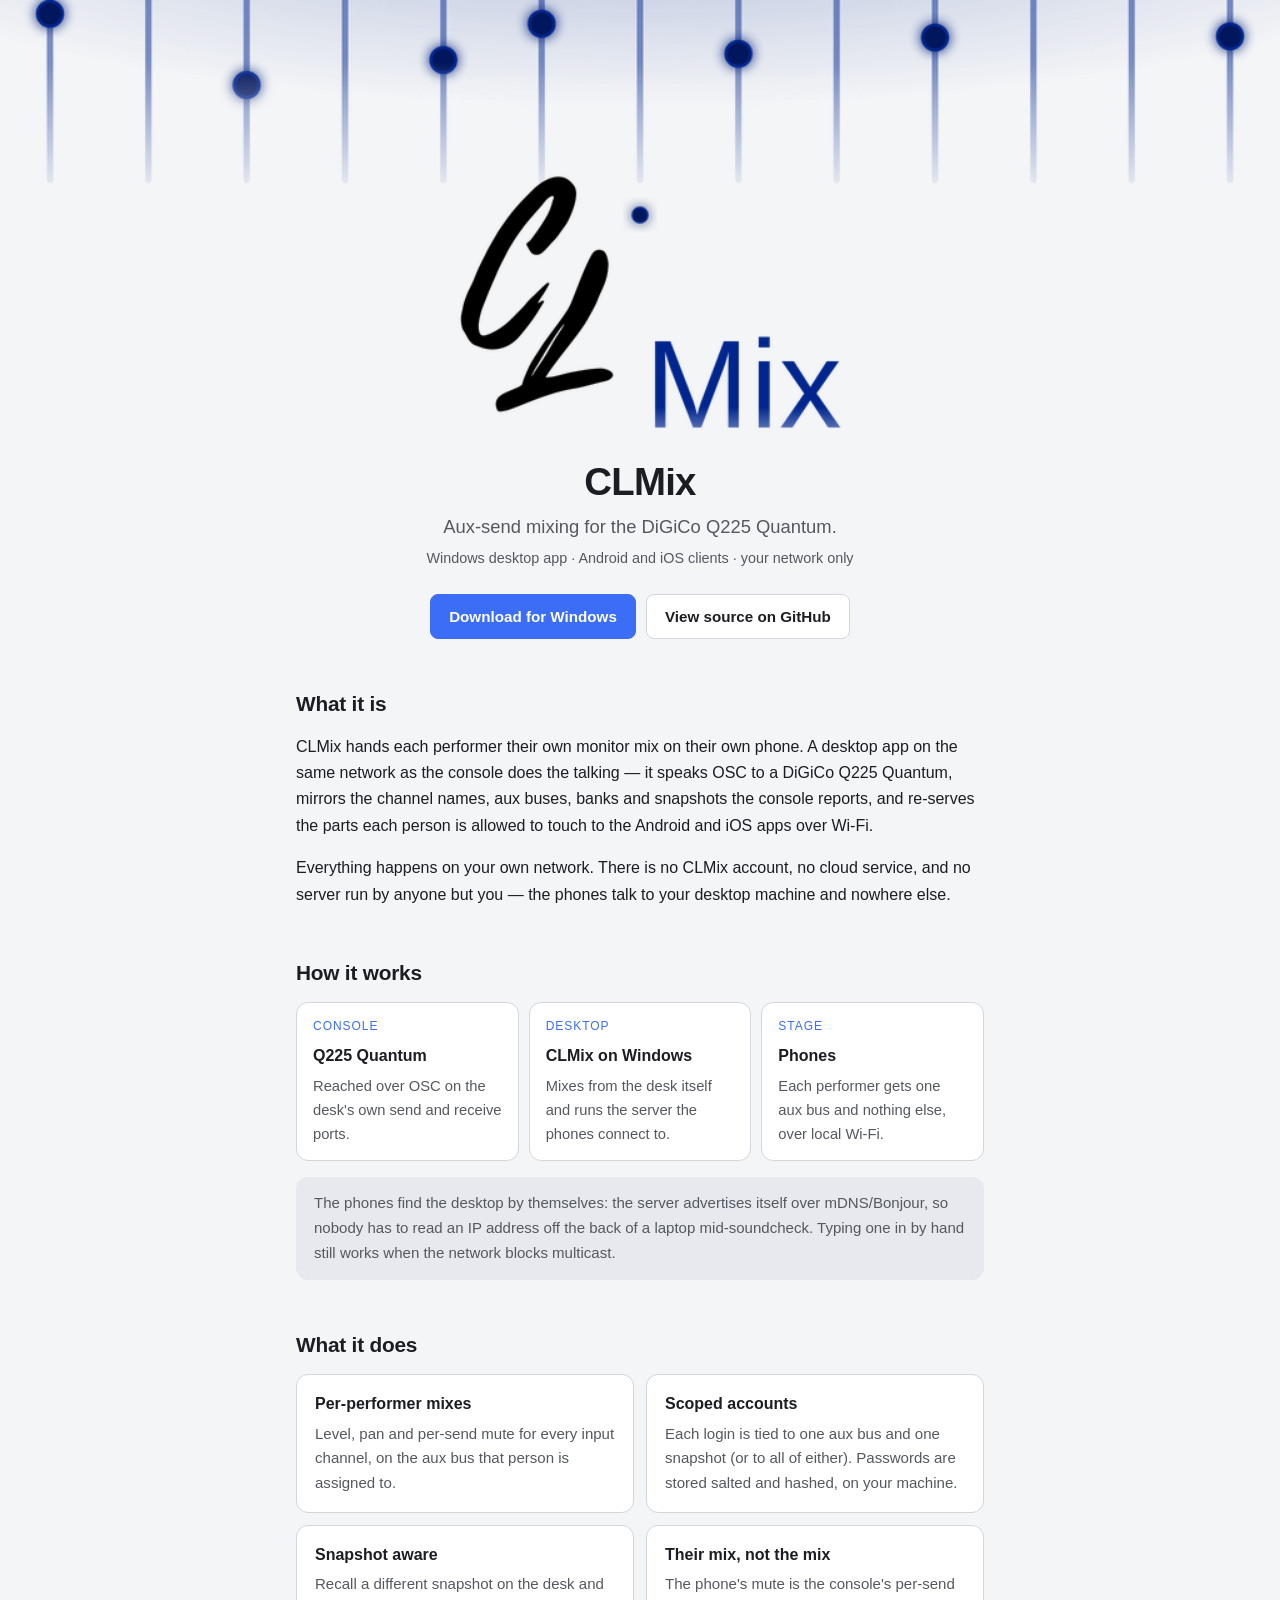
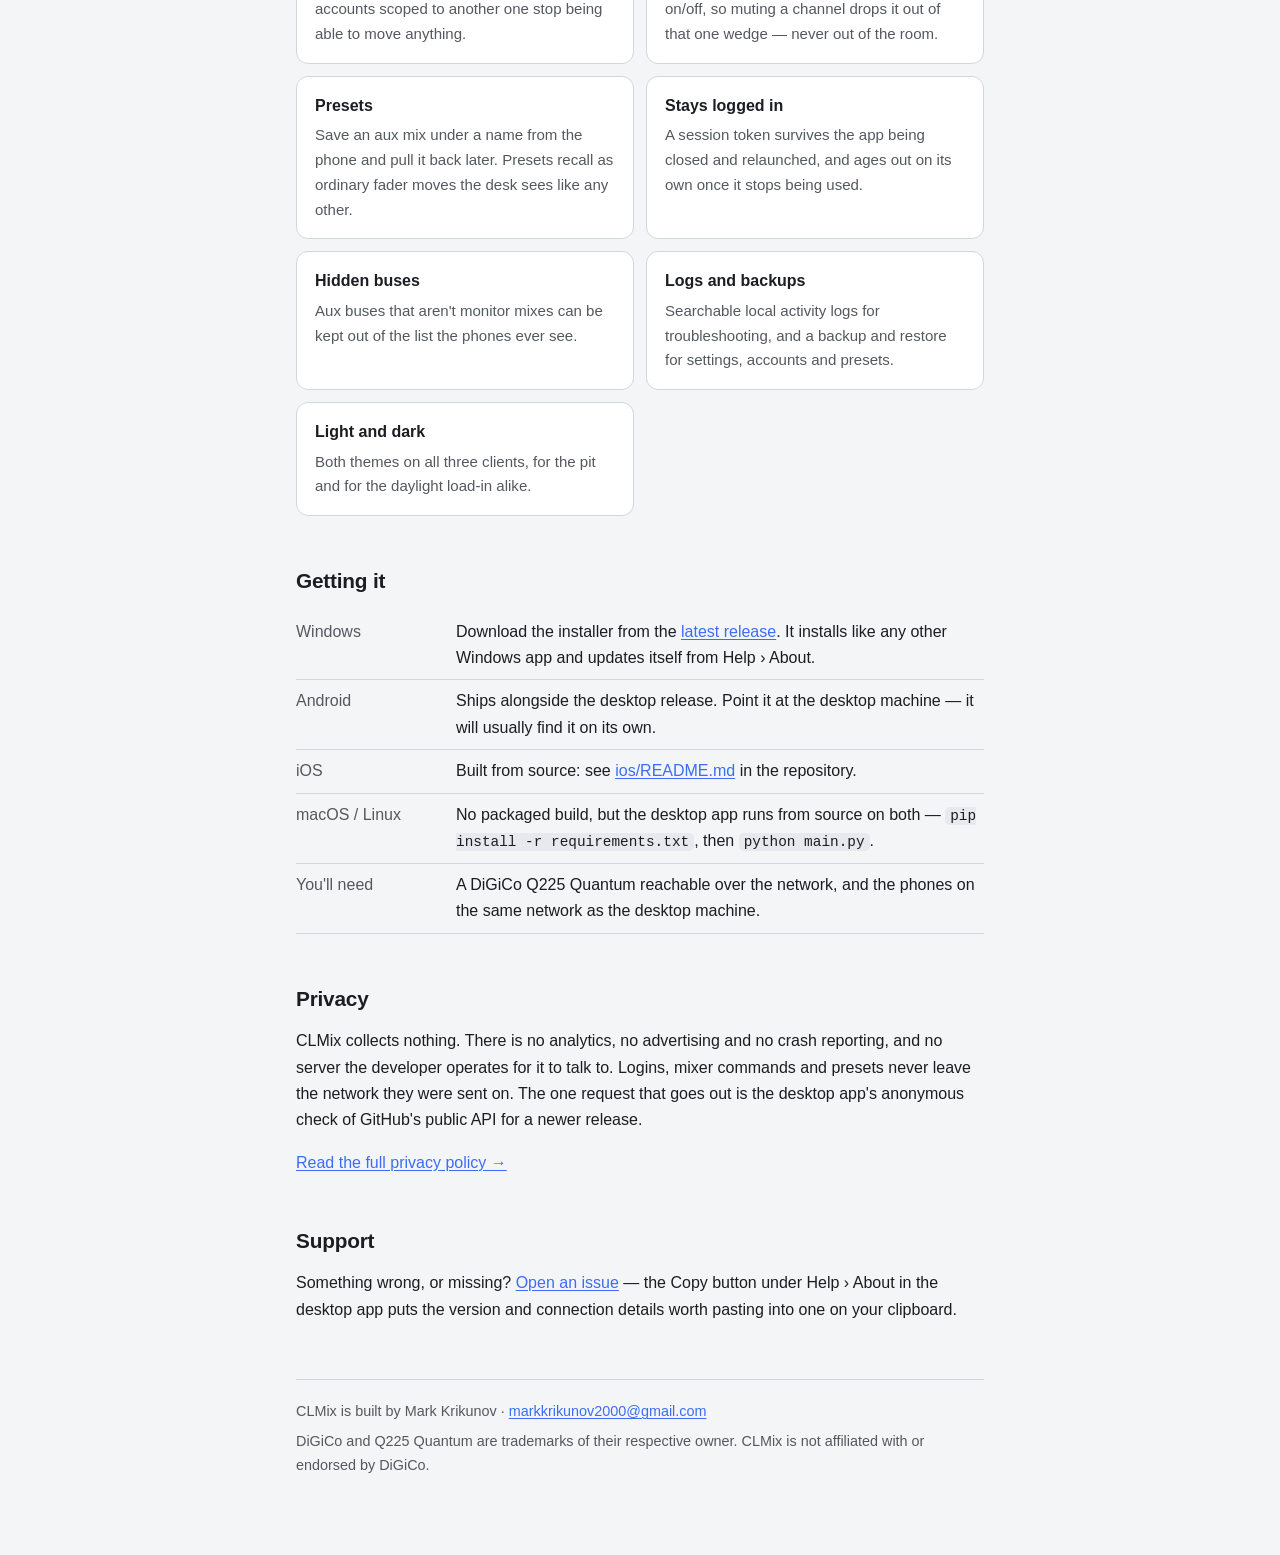
<file: docs/index.html>
<!DOCTYPE html>
<!--
  The CLMix About page, served by GitHub Pages from this docs/ folder at
  https://19krikma.github.io/CLMix/ and linked to from the desktop app's
  Help > About window (ui/about_window.py), which is deliberately a
  near-mirror of it - same graphic, same tagline, same framing.

  Kept deliberately dependency-free: no build step, no webfonts, no CDN,
  relative asset paths only, so it renders the same whether GitHub is
  serving it or someone opened the file straight off a checkout.

  No version number is written into this page on purpose. version.py is
  the one place a release number lives; everything here points at the
  Releases page instead, which cannot go stale.
-->
<html lang="en">
<head>
<meta charset="utf-8">
<meta name="viewport" content="width=device-width, initial-scale=1">
<title>CLMix — Aux-send mixing for the DiGiCo Q225 Quantum</title>
<meta name="description" content="CLMix gives every performer their own monitor mix on their own phone, driven by a desktop app that talks to a DiGiCo Q225 Quantum over your own local network.">
<link rel="icon" href="assets/clmix-logo.png">
<link rel="apple-touch-icon" href="assets/clmix-logo.png">
<meta property="og:title" content="CLMix">
<meta property="og:description" content="Aux-send mixing for the DiGiCo Q225 Quantum.">
<meta property="og:image" content="assets/clmix-feature-graphic.png">
<meta property="og:type" content="website">
<link rel="stylesheet" href="style.css">
</head>
<body>

<div class="banner-wrap">
  <picture>
    <source srcset="assets/clmix-feature-graphic-light.png" media="(prefers-color-scheme: light)">
    <img class="banner" src="assets/clmix-feature-graphic.png" alt="CLMix" width="1024" height="500">
  </picture>
</div>

<main>

  <header class="intro">
    <h1>CLMix</h1>
    <p class="tagline">Aux-send mixing for the DiGiCo Q225 Quantum.</p>
    <p class="version">Windows desktop app · Android and iOS clients · your network only</p>

    <div class="actions">
      <a class="button primary" href="https://github.com/19krikma/CLMix/releases/latest">Download for Windows</a>
      <a class="button" href="https://github.com/19krikma/CLMix">View source on GitHub</a>
    </div>
  </header>

  <h2>What it is</h2>

  <p>
    CLMix hands each performer their own monitor mix on their own phone. A
    desktop app on the same network as the console does the talking — it
    speaks OSC to a DiGiCo Q225 Quantum, mirrors the channel names, aux buses,
    banks and snapshots the console reports, and re-serves the parts each
    person is allowed to touch to the Android and iOS apps over Wi-Fi.
  </p>

  <p>
    Everything happens on your own network. There is no CLMix account, no
    cloud service, and no server run by anyone but you — the phones talk to
    your desktop machine and nowhere else.
  </p>

  <h2>How it works</h2>

  <ul class="chain">
    <li>
      <span class="step">Console</span>
      <h3>Q225 Quantum</h3>
      <p>Reached over OSC on the desk's own send and receive ports.</p>
    </li>
    <li>
      <span class="step">Desktop</span>
      <h3>CLMix on Windows</h3>
      <p>Mixes from the desk itself and runs the server the phones connect to.</p>
    </li>
    <li>
      <span class="step">Stage</span>
      <h3>Phones</h3>
      <p>Each performer gets one aux bus and nothing else, over local Wi-Fi.</p>
    </li>
  </ul>

  <p class="note">
    The phones find the desktop by themselves: the server advertises itself
    over mDNS/Bonjour, so nobody has to read an IP address off the back of a
    laptop mid-soundcheck. Typing one in by hand still works when the network
    blocks multicast.
  </p>

  <h2>What it does</h2>

  <ul class="cards">
    <li>
      <h3>Per-performer mixes</h3>
      <p>Level, pan and per-send mute for every input channel, on the aux bus
         that person is assigned to.</p>
    </li>
    <li>
      <h3>Scoped accounts</h3>
      <p>Each login is tied to one aux bus and one snapshot (or to all of
         either). Passwords are stored salted and hashed, on your machine.</p>
    </li>
    <li>
      <h3>Snapshot aware</h3>
      <p>Recall a different snapshot on the desk and accounts scoped to
         another one stop being able to move anything.</p>
    </li>
    <li>
      <h3>Their mix, not the mix</h3>
      <p>The phone's mute is the console's per-send on/off, so muting a
         channel drops it out of that one wedge — never out of the room.</p>
    </li>
    <li>
      <h3>Presets</h3>
      <p>Save an aux mix under a name from the phone and pull it back later.
         Presets recall as ordinary fader moves the desk sees like any other.</p>
    </li>
    <li>
      <h3>Stays logged in</h3>
      <p>A session token survives the app being closed and relaunched, and
         ages out on its own once it stops being used.</p>
    </li>
    <li>
      <h3>Hidden buses</h3>
      <p>Aux buses that aren't monitor mixes can be kept out of the list the
         phones ever see.</p>
    </li>
    <li>
      <h3>Logs and backups</h3>
      <p>Searchable local activity logs for troubleshooting, and a backup and
         restore for settings, accounts and presets.</p>
    </li>
    <li>
      <h3>Light and dark</h3>
      <p>Both themes on all three clients, for the pit and for the daylight
         load-in alike.</p>
    </li>
  </ul>

  <h2>Getting it</h2>

  <dl class="facts">
    <div>
      <dt>Windows</dt>
      <dd>
        Download the installer from the
        <a href="https://github.com/19krikma/CLMix/releases/latest">latest release</a>.
        It installs like any other Windows app and updates itself from
        Help&nbsp;&rsaquo;&nbsp;About.
      </dd>
    </div>
    <div>
      <dt>Android</dt>
      <dd>
        Ships alongside the desktop release. Point it at the desktop machine —
        it will usually find it on its own.
      </dd>
    </div>
    <div>
      <dt>iOS</dt>
      <dd>
        Built from source: see
        <a href="https://github.com/19krikma/CLMix/tree/main/ios">ios/README.md</a>
        in the repository.
      </dd>
    </div>
    <div>
      <dt>macOS / Linux</dt>
      <dd>
        No packaged build, but the desktop app runs from source on both —
        <code>pip install -r requirements.txt</code>, then
        <code>python main.py</code>.
      </dd>
    </div>
    <div>
      <dt>You'll need</dt>
      <dd>
        A DiGiCo Q225 Quantum reachable over the network, and the phones on the
        same network as the desktop machine.
      </dd>
    </div>
  </dl>

  <h2>Privacy</h2>

  <p>
    CLMix collects nothing. There is no analytics, no advertising and no crash
    reporting, and no server the developer operates for it to talk to. Logins,
    mixer commands and presets never leave the network they were sent on. The
    one request that goes out is the desktop app's anonymous check of GitHub's
    public API for a newer release.
  </p>

  <p><a href="privacy.html">Read the full privacy policy →</a></p>

  <h2>Support</h2>

  <p>
    Something wrong, or missing?
    <a href="https://github.com/19krikma/CLMix/issues">Open an issue</a> —
    the Copy button under Help&nbsp;&rsaquo;&nbsp;About in the desktop app puts
    the version and connection details worth pasting into one on your
    clipboard.
  </p>

  <footer>
    <p>CLMix is built by Mark Krikunov · <a href="mailto:markkrikunov2000@gmail.com">markkrikunov2000@gmail.com</a></p>
    <p>DiGiCo and Q225 Quantum are trademarks of their respective owner. CLMix is not affiliated with or endorsed by DiGiCo.</p>
  </footer>

</main>

</body>
</html>
</file>
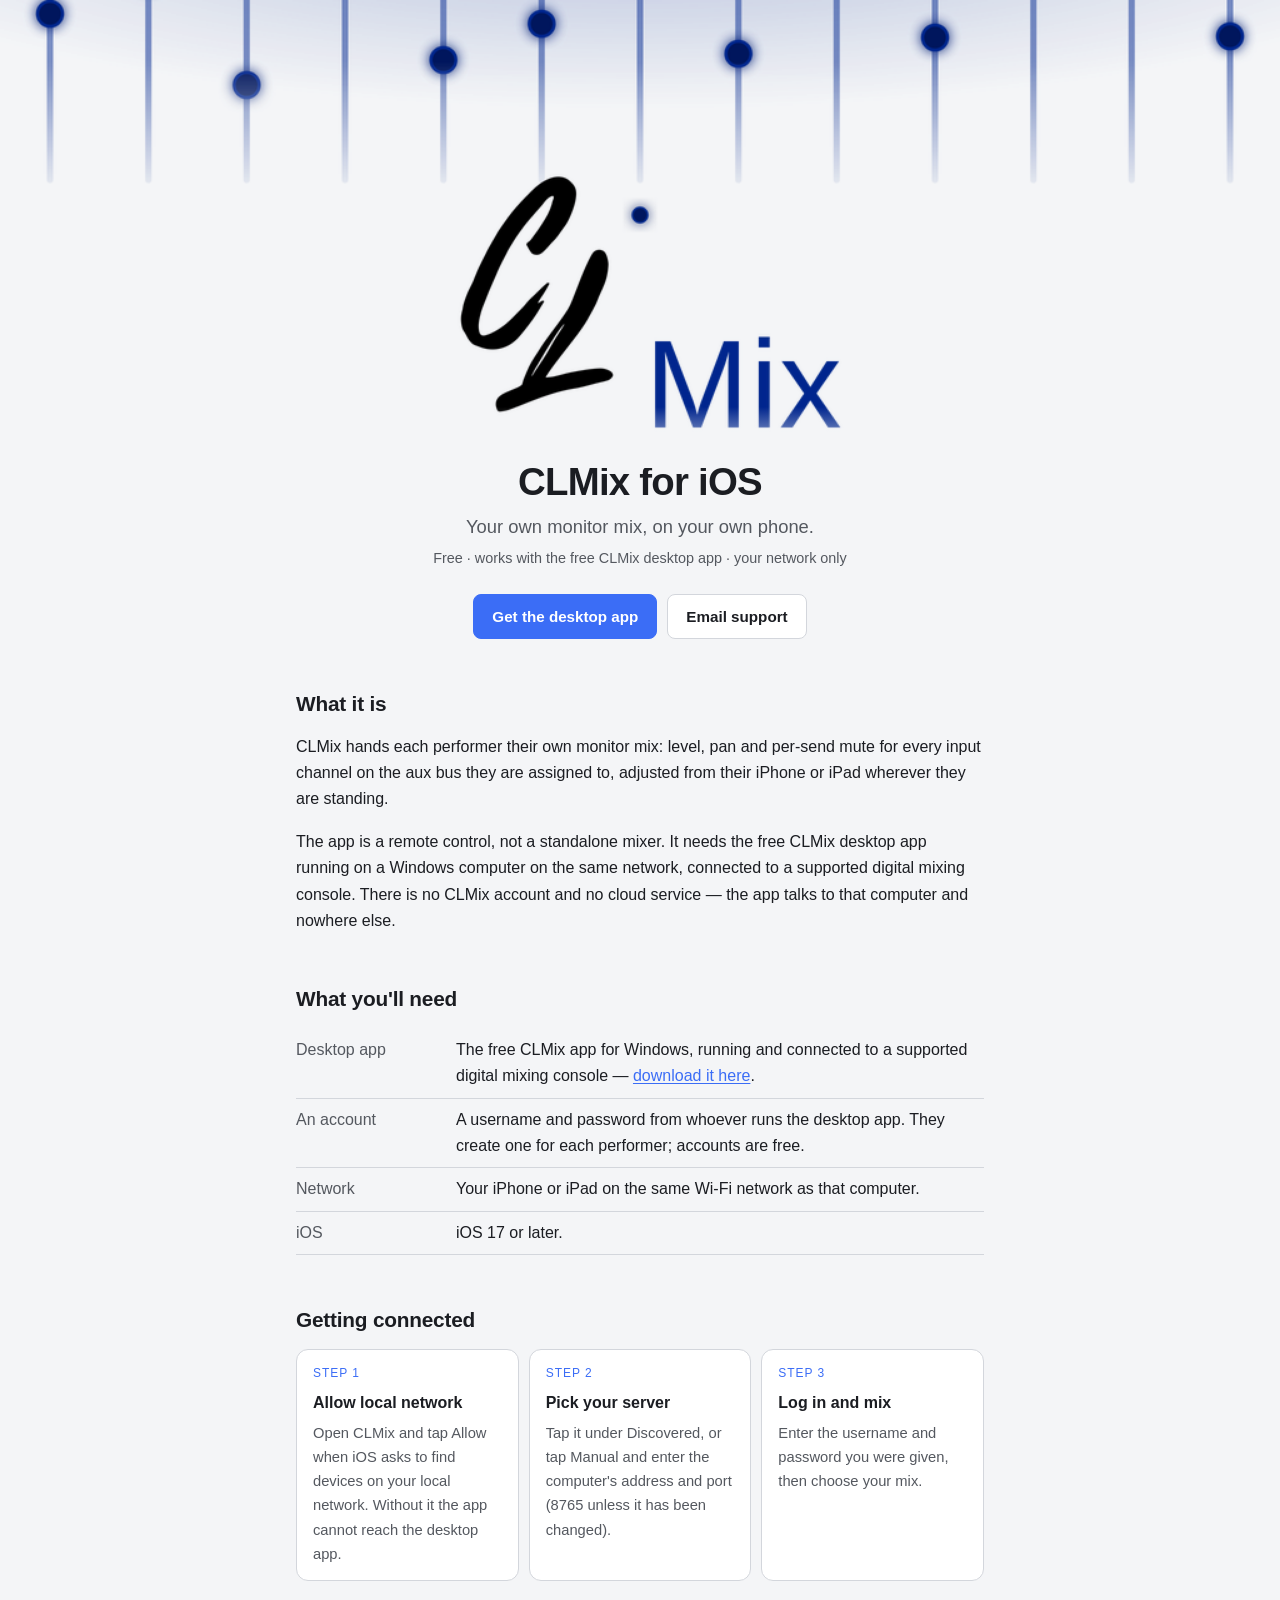
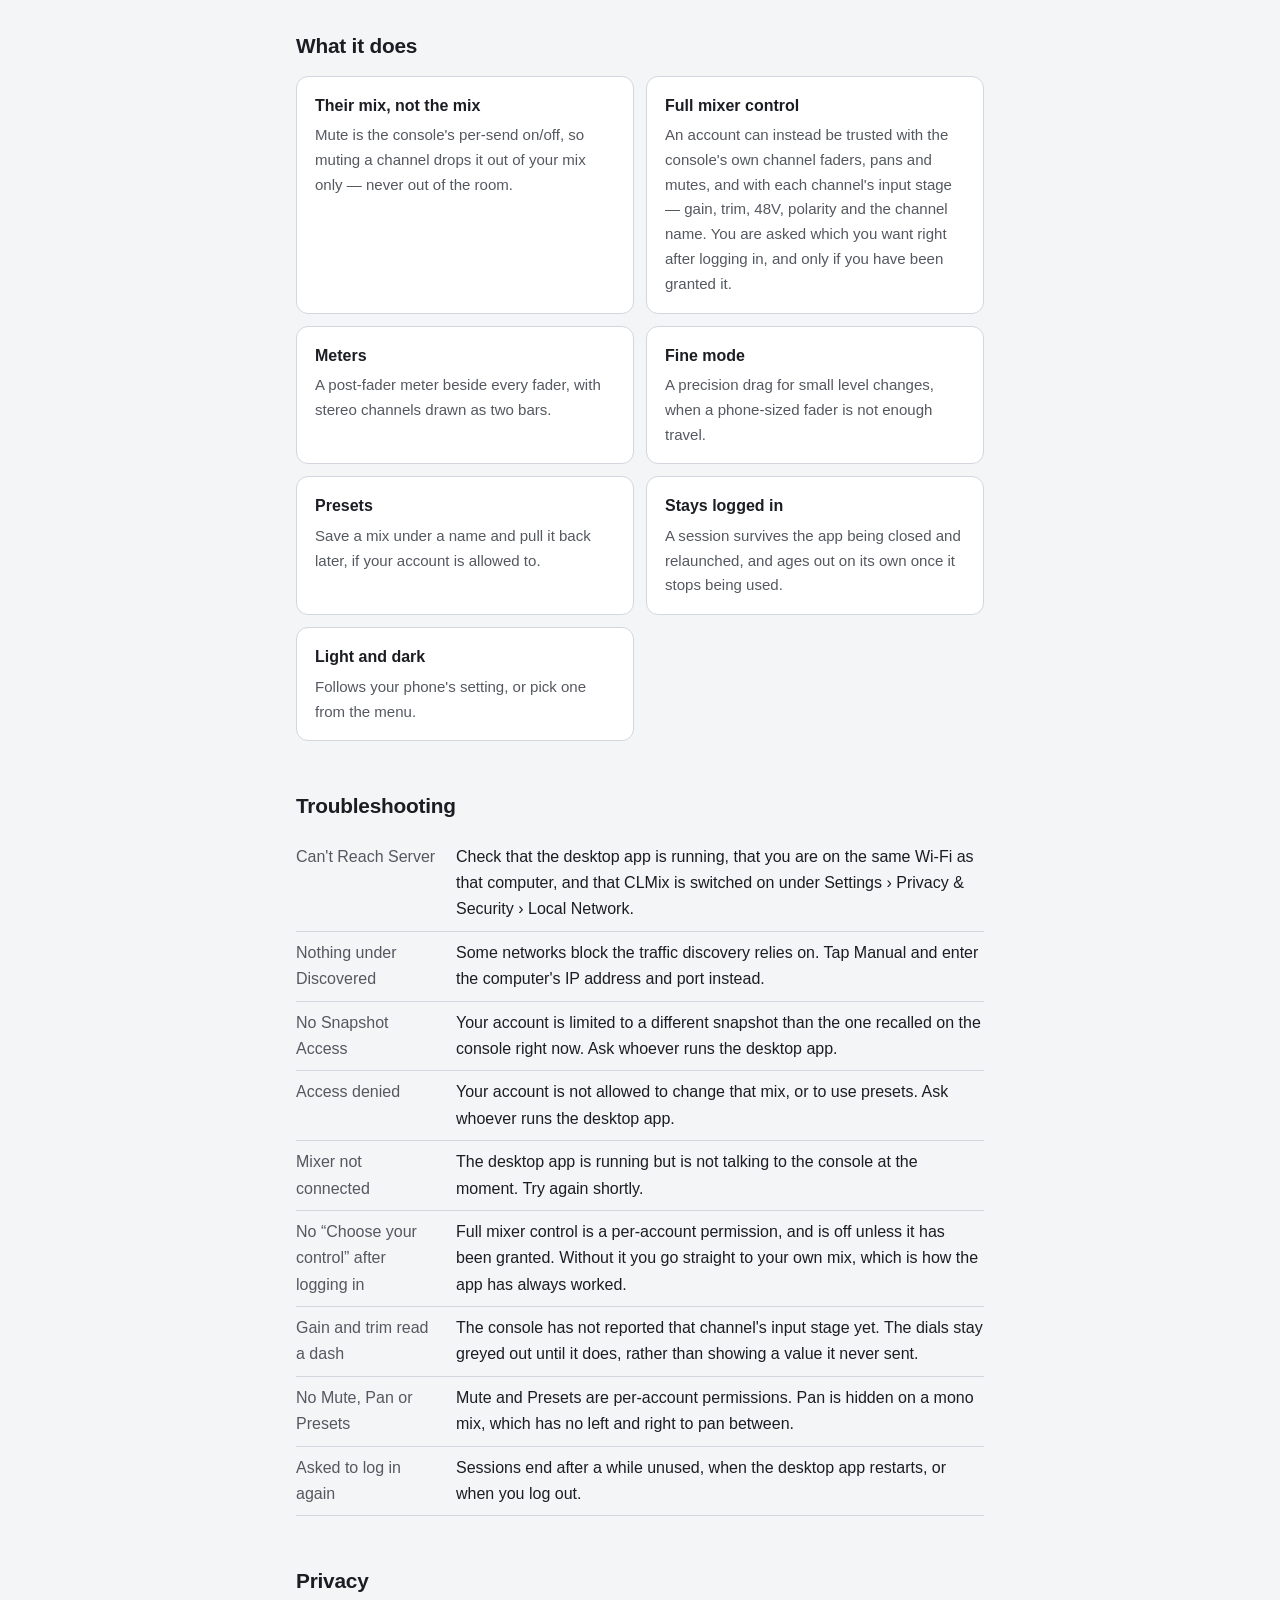
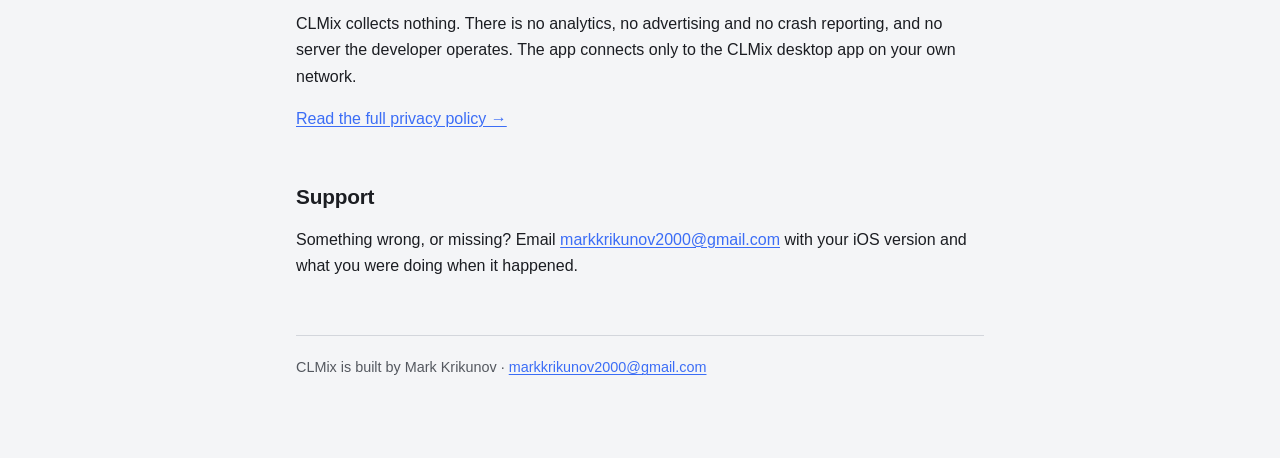
<file: docs/ios.html>
<!DOCTYPE html>
<!--
  Support page for the iOS app, served by GitHub Pages at
  https://19krikma.github.io/CLMix/ios.html and used as the app's Support
  URL and Marketing URL in App Store Connect (see ios/APP_STORE_LISTING.md).

  Deliberately a separate page from index.html rather than a section of it:
  Apple Guideline 5.2.1 rejected the app for naming the console's maker and
  model, and index.html has to name them, since it is the desktop app's page
  too. So this page never names the console's brand or model, and never
  links to index.html - keep both true when editing it. "A supported digital
  mixing console" is the wording to use.

  Shares style.css with the rest of the site; same no-build, no-CDN rules as
  index.html.
-->
<html lang="en">
<head>
<meta charset="utf-8">
<meta name="viewport" content="width=device-width, initial-scale=1">
<title>CLMix for iOS — Support</title>
<meta name="description" content="CLMix gives every performer their own monitor mix on their own iPhone, through the free CLMix desktop app on your own local network.">
<link rel="icon" href="assets/clmix-logo.png">
<link rel="apple-touch-icon" href="assets/clmix-logo.png">
<link rel="stylesheet" href="style.css">
</head>
<body>

<div class="banner-wrap">
  <picture>
    <source srcset="assets/clmix-feature-graphic-light.png" media="(prefers-color-scheme: light)">
    <img class="banner" src="assets/clmix-feature-graphic.png" alt="CLMix" width="1024" height="500">
  </picture>
</div>

<main>

  <header class="intro">
    <h1>CLMix for iOS</h1>
    <p class="tagline">Your own monitor mix, on your own phone.</p>
    <p class="version">Free · works with the free CLMix desktop app · your network only</p>

    <div class="actions">
      <a class="button primary" href="https://github.com/19krikma/CLMix/releases/latest">Get the desktop app</a>
      <a class="button" href="mailto:markkrikunov2000@gmail.com">Email support</a>
    </div>
  </header>

  <h2>What it is</h2>

  <p>
    CLMix hands each performer their own monitor mix: level, pan and per-send
    mute for every input channel on the aux bus they are assigned to, adjusted
    from their iPhone or iPad wherever they are standing.
  </p>

  <p>
    The app is a remote control, not a standalone mixer. It needs the free
    CLMix desktop app running on a Windows computer on the same network,
    connected to a supported digital mixing console. There is no CLMix account
    and no cloud service — the app talks to that computer and nowhere else.
  </p>

  <h2>What you'll need</h2>

  <dl class="facts">
    <div>
      <dt>Desktop app</dt>
      <dd>
        The free CLMix app for Windows, running and connected to a supported
        digital mixing console —
        <a href="https://github.com/19krikma/CLMix/releases/latest">download it here</a>.
      </dd>
    </div>
    <div>
      <dt>An account</dt>
      <dd>
        A username and password from whoever runs the desktop app. They create
        one for each performer; accounts are free.
      </dd>
    </div>
    <div>
      <dt>Network</dt>
      <dd>Your iPhone or iPad on the same Wi-Fi network as that computer.</dd>
    </div>
    <div>
      <dt>iOS</dt>
      <dd>iOS 17 or later.</dd>
    </div>
  </dl>

  <h2>Getting connected</h2>

  <ul class="chain">
    <li>
      <span class="step">Step 1</span>
      <h3>Allow local network</h3>
      <p>Open CLMix and tap Allow when iOS asks to find devices on your local
         network. Without it the app cannot reach the desktop app.</p>
    </li>
    <li>
      <span class="step">Step 2</span>
      <h3>Pick your server</h3>
      <p>Tap it under Discovered, or tap Manual and enter the computer's
         address and port (8765 unless it has been changed).</p>
    </li>
    <li>
      <span class="step">Step 3</span>
      <h3>Log in and mix</h3>
      <p>Enter the username and password you were given, then choose your
         mix.</p>
    </li>
  </ul>

  <h2>What it does</h2>

  <ul class="cards">
    <li>
      <h3>Their mix, not the mix</h3>
      <p>Mute is the console's per-send on/off, so muting a channel drops it
         out of your mix only — never out of the room.</p>
    </li>
    <li>
      <h3>Full mixer control</h3>
      <p>An account can instead be trusted with the console's own channel
         faders, pans and mutes, and with each channel's input stage &mdash;
         gain, trim, 48V, polarity and the channel name. You are asked which
         you want right after logging in, and only if you have been granted
         it.</p>
    </li>
    <li>
      <h3>Meters</h3>
      <p>A post-fader meter beside every fader, with stereo channels drawn as
         two bars.</p>
    </li>
    <li>
      <h3>Fine mode</h3>
      <p>A precision drag for small level changes, when a phone-sized fader is
         not enough travel.</p>
    </li>
    <li>
      <h3>Presets</h3>
      <p>Save a mix under a name and pull it back later, if your account is
         allowed to.</p>
    </li>
    <li>
      <h3>Stays logged in</h3>
      <p>A session survives the app being closed and relaunched, and ages out
         on its own once it stops being used.</p>
    </li>
    <li>
      <h3>Light and dark</h3>
      <p>Follows your phone's setting, or pick one from the menu.</p>
    </li>
  </ul>

  <h2>Troubleshooting</h2>

  <dl class="facts">
    <div>
      <dt>Can't Reach Server</dt>
      <dd>
        Check that the desktop app is running, that you are on the same Wi-Fi
        as that computer, and that CLMix is switched on under
        Settings&nbsp;&rsaquo; Privacy &amp; Security&nbsp;&rsaquo; Local Network.
      </dd>
    </div>
    <div>
      <dt>Nothing under Discovered</dt>
      <dd>
        Some networks block the traffic discovery relies on. Tap Manual and
        enter the computer's IP address and port instead.
      </dd>
    </div>
    <div>
      <dt>No Snapshot Access</dt>
      <dd>
        Your account is limited to a different snapshot than the one recalled
        on the console right now. Ask whoever runs the desktop app.
      </dd>
    </div>
    <div>
      <dt>Access denied</dt>
      <dd>
        Your account is not allowed to change that mix, or to use presets. Ask
        whoever runs the desktop app.
      </dd>
    </div>
    <div>
      <dt>Mixer not connected</dt>
      <dd>
        The desktop app is running but is not talking to the console at the
        moment. Try again shortly.
      </dd>
    </div>
    <div>
      <dt>No &ldquo;Choose your control&rdquo; after logging in</dt>
      <dd>
        Full mixer control is a per-account permission, and is off unless it
        has been granted. Without it you go straight to your own mix, which is
        how the app has always worked.
      </dd>
    </div>
    <div>
      <dt>Gain and trim read a dash</dt>
      <dd>
        The console has not reported that channel's input stage yet. The dials
        stay greyed out until it does, rather than showing a value it never
        sent.
      </dd>
    </div>
    <div>
      <dt>No Mute, Pan or Presets</dt>
      <dd>
        Mute and Presets are per-account permissions. Pan is hidden on a mono
        mix, which has no left and right to pan between.
      </dd>
    </div>
    <div>
      <dt>Asked to log in again</dt>
      <dd>
        Sessions end after a while unused, when the desktop app restarts, or
        when you log out.
      </dd>
    </div>
  </dl>

  <h2>Privacy</h2>

  <p>
    CLMix collects nothing. There is no analytics, no advertising and no crash
    reporting, and no server the developer operates. The app connects only to
    the CLMix desktop app on your own network.
  </p>

  <p><a href="privacy.html">Read the full privacy policy →</a></p>

  <h2>Support</h2>

  <p>
    Something wrong, or missing? Email
    <a href="mailto:markkrikunov2000@gmail.com">markkrikunov2000@gmail.com</a>
    with your iOS version and what you were doing when it happened.
  </p>

  <footer>
    <p>CLMix is built by Mark Krikunov · <a href="mailto:markkrikunov2000@gmail.com">markkrikunov2000@gmail.com</a></p>
  </footer>

</main>

</body>
</html>
</file>
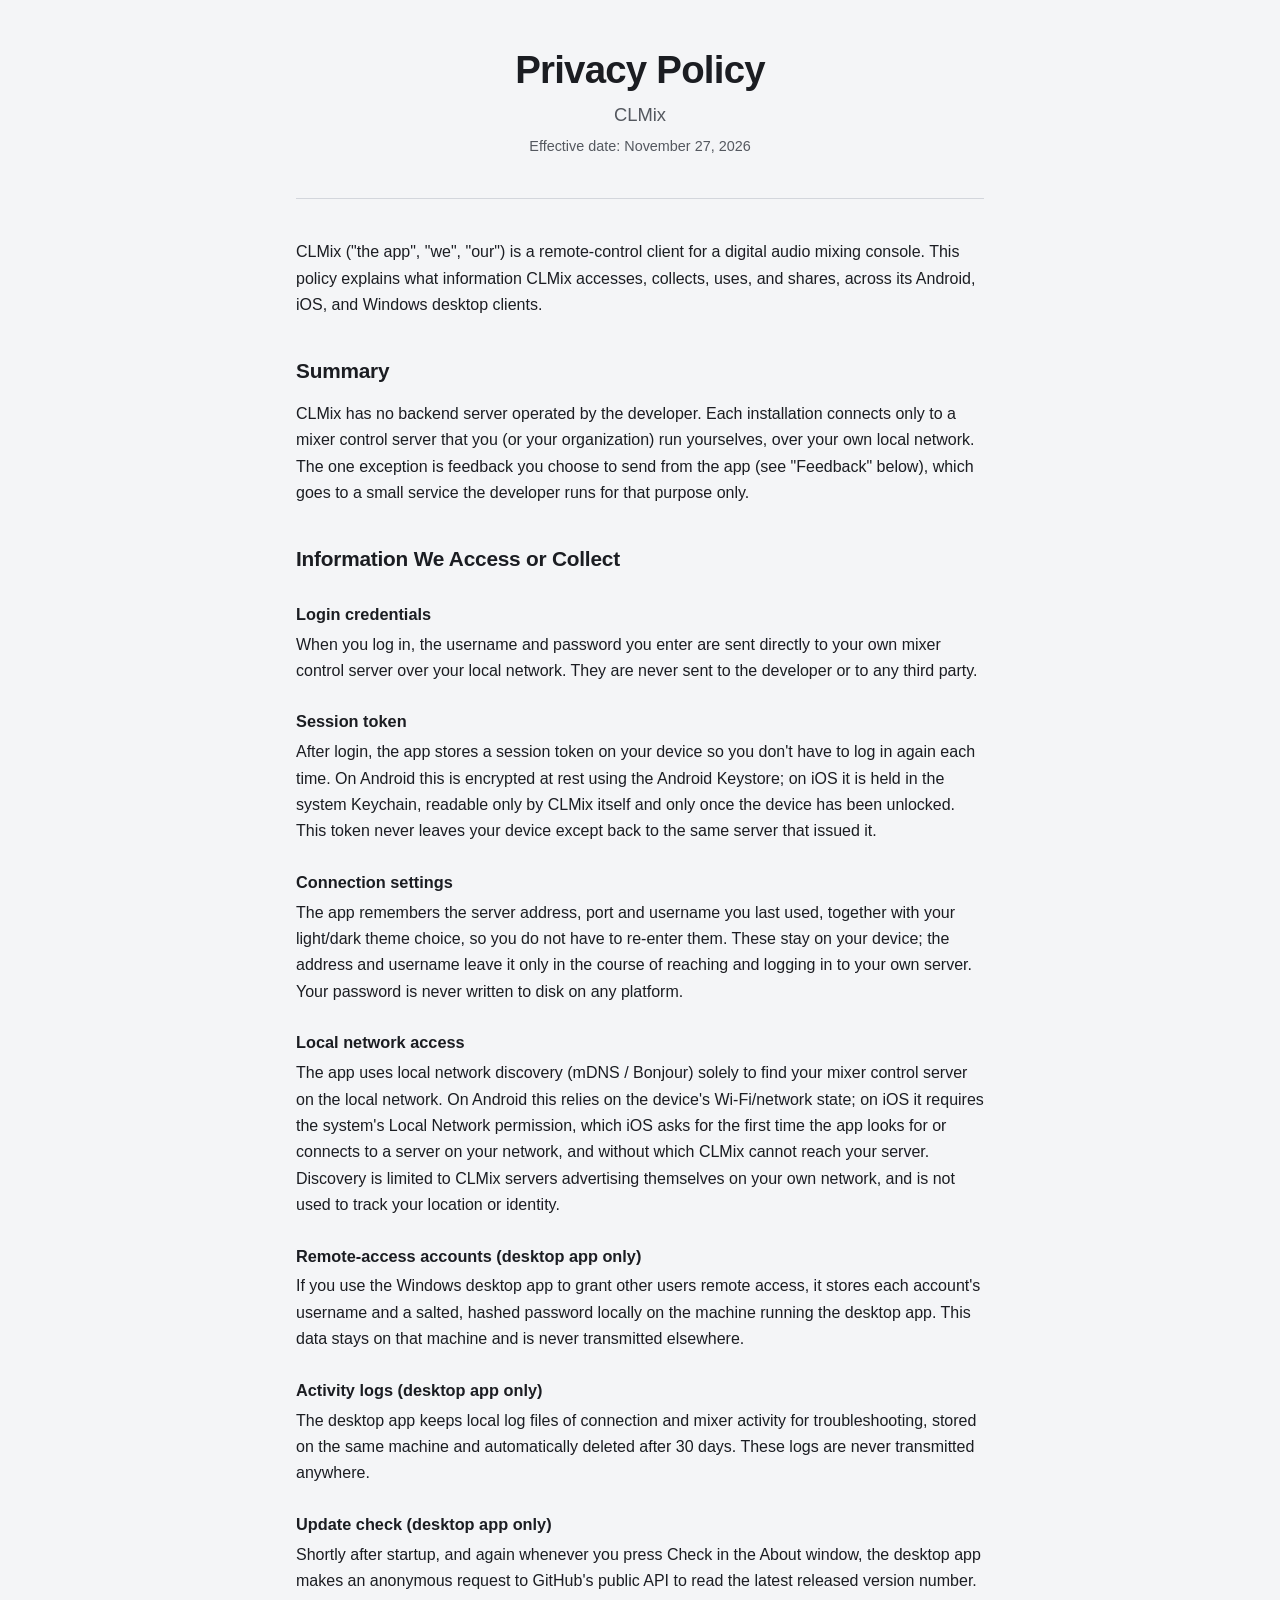
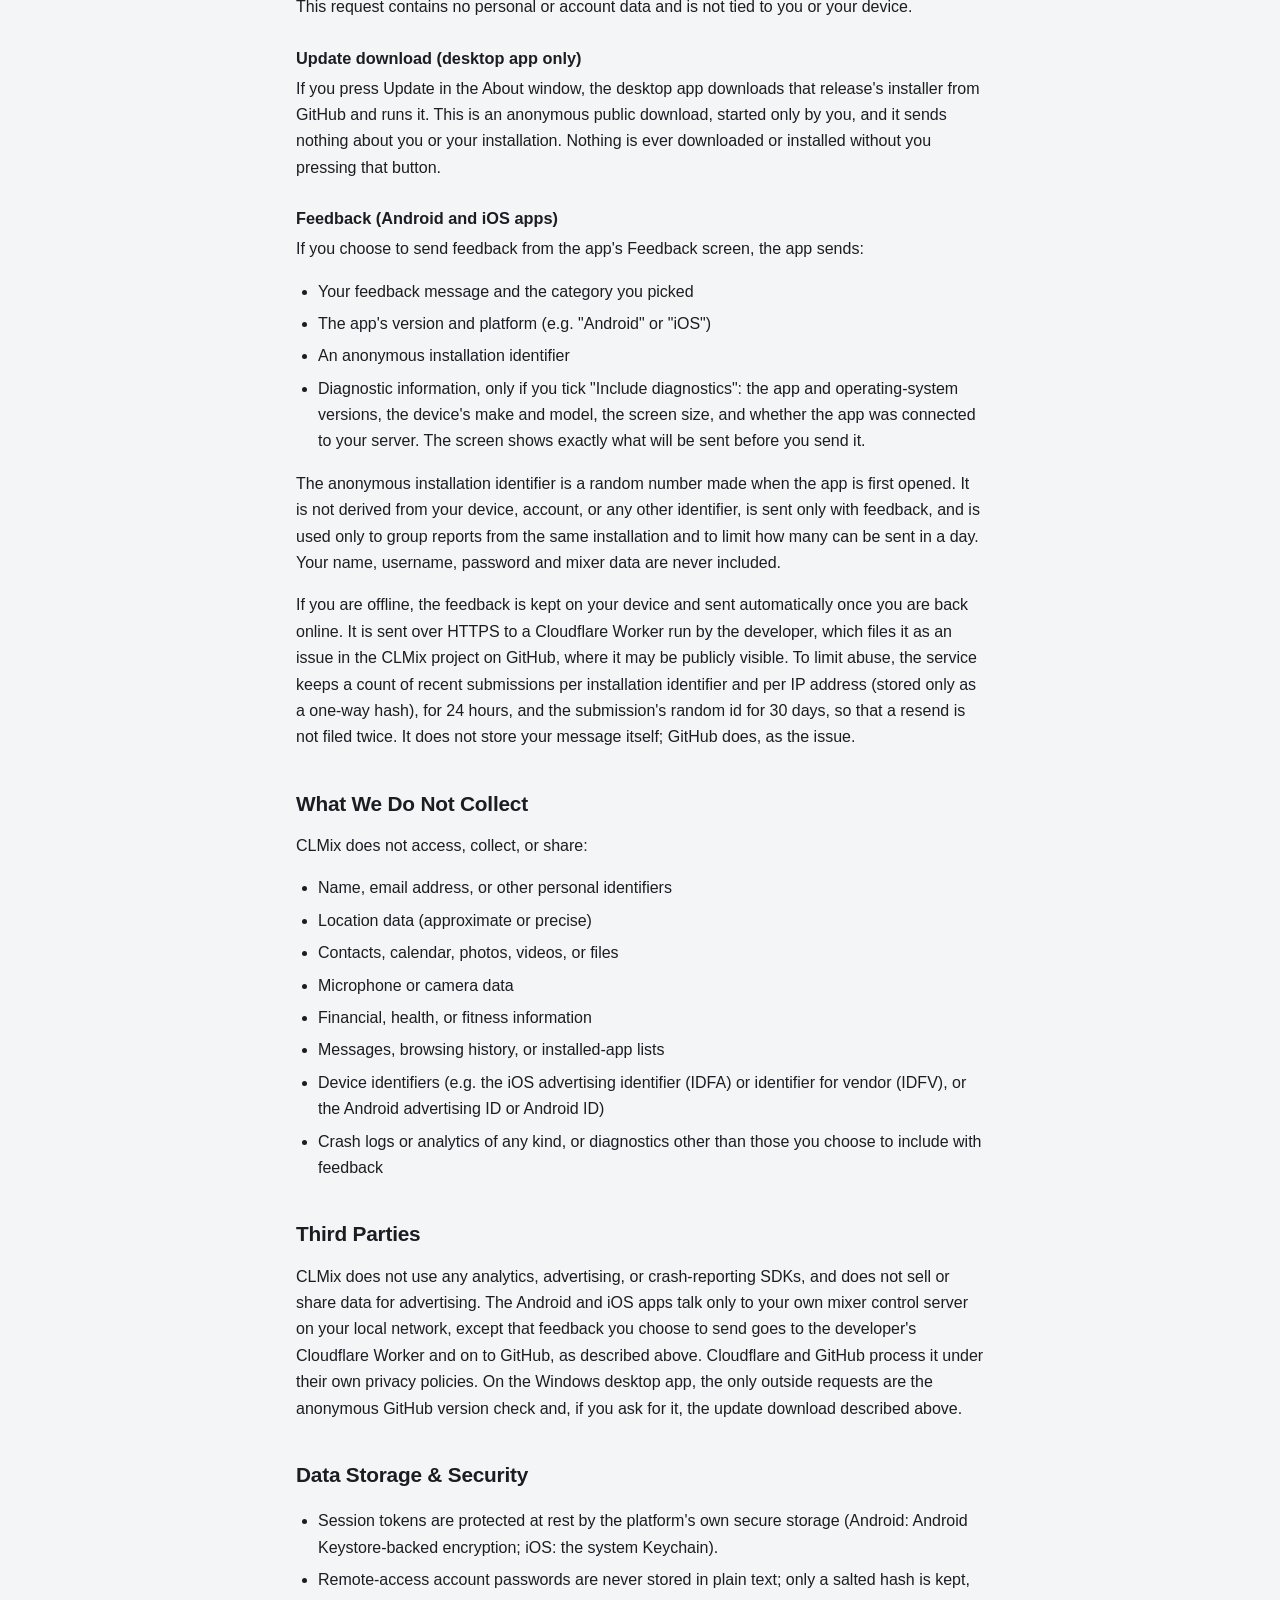
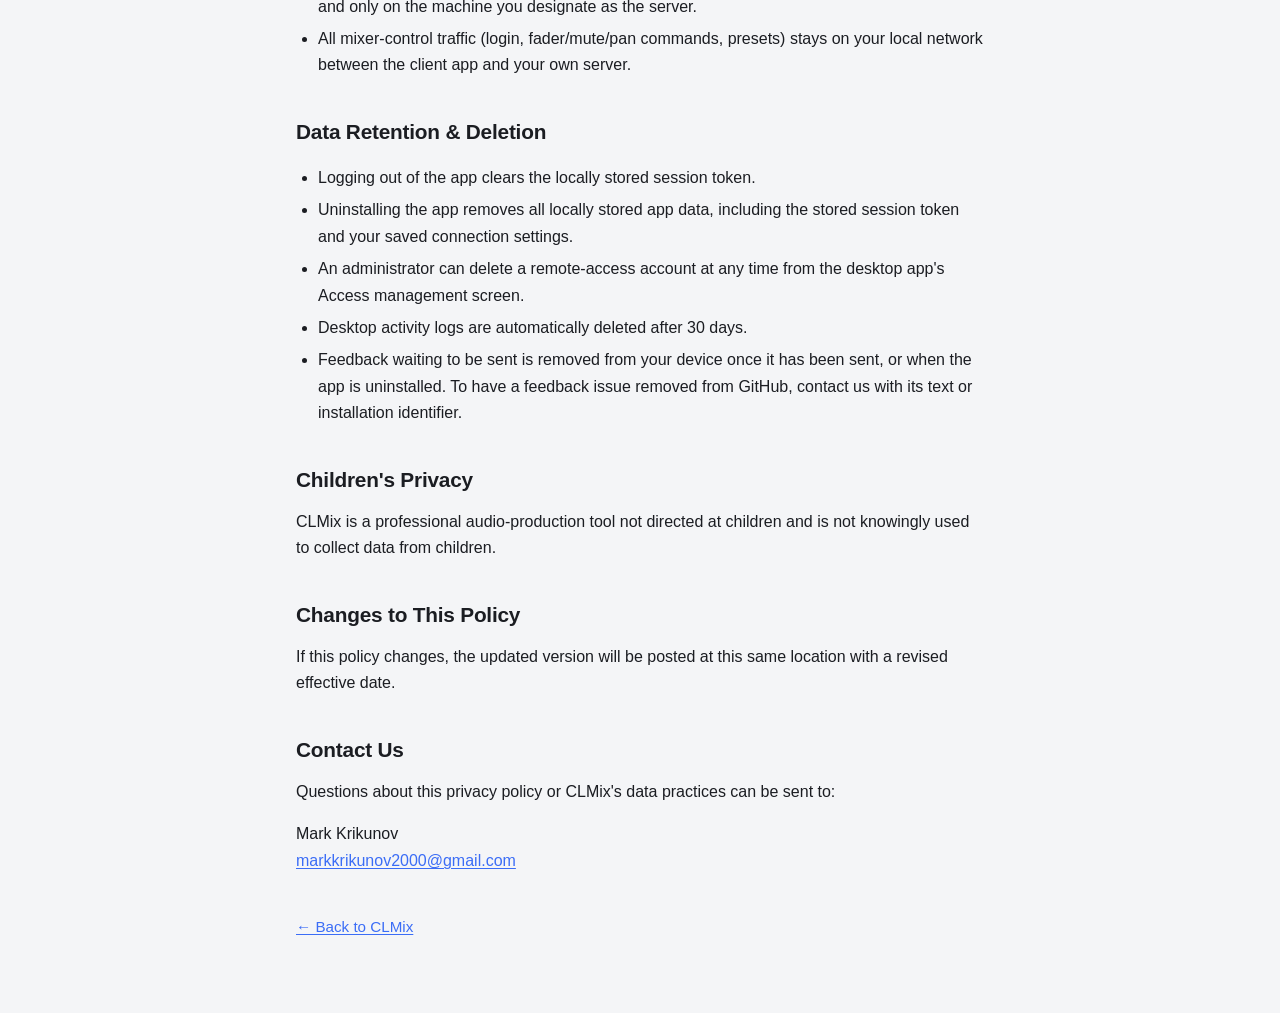
<file: docs/privacy.html>
<!DOCTYPE html>
<!--
  A hosted rendering of legal/PRIVACY_POLICY.md, so the policy has a real
  URL for the app store listings and for the desktop About window to link
  at. The markdown file remains the source of truth: when it changes, this
  page has to be updated to match, wording for wording.
-->
<html lang="en">
<head>
<meta charset="utf-8">
<meta name="viewport" content="width=device-width, initial-scale=1">
<title>CLMix — Privacy Policy</title>
<meta name="description" content="What CLMix accesses, collects, uses and shares — across its Android, iOS and Windows desktop clients.">
<link rel="icon" href="assets/clmix-logo.png">
<link rel="stylesheet" href="style.css">
</head>
<body>

<main class="prose">

  <header class="intro" style="margin-top:48px">
    <h1>Privacy Policy</h1>
    <p class="tagline">CLMix</p>
    <p class="version">Effective date: November 27, 2026</p>
  </header>

  <hr>

  <p>
    CLMix ("the app", "we", "our") is a remote-control client for a digital
    audio mixing console. This policy explains what information CLMix
    accesses, collects, uses, and shares, across its Android, iOS, and Windows
    desktop clients.
  </p>

  <h2>Summary</h2>

  <p>
    CLMix has no backend server operated by the developer. Each installation
    connects only to a mixer control server that you (or your organization) run
    yourselves, over your own local network. The one exception is feedback you
    choose to send from the app (see "Feedback" below), which goes to a small
    service the developer runs for that purpose only.
  </p>

  <h2>Information We Access or Collect</h2>

  <h3>Login credentials</h3>
  <p>
    When you log in, the username and password you enter are sent directly to
    your own mixer control server over your local network. They are never sent
    to the developer or to any third party.
  </p>

  <h3>Session token</h3>
  <p>
    After login, the app stores a session token on your device so you don't
    have to log in again each time. On Android this is encrypted at rest using
    the Android Keystore; on iOS it is held in the system Keychain, readable
    only by CLMix itself and only once the device has been unlocked. This
    token never leaves your device except back to the same server that issued
    it.
  </p>

  <h3>Connection settings</h3>
  <p>
    The app remembers the server address, port and username you last used,
    together with your light/dark theme choice, so you do not have to re-enter
    them. These stay on your device; the address and username leave it only in
    the course of reaching and logging in to your own server. Your password is
    never written to disk on any platform.
  </p>

  <h3>Local network access</h3>
  <p>
    The app uses local network discovery (mDNS / Bonjour) solely to find your
    mixer control server on the local network. On Android this relies on the
    device's Wi-Fi/network state; on iOS it requires the system's Local
    Network permission, which iOS asks for the first time the app looks for or
    connects to a server on your network, and without which CLMix cannot reach
    your server. Discovery is limited to CLMix servers advertising themselves
    on your own network, and is not used to track your location or identity.
  </p>

  <h3>Remote-access accounts (desktop app only)</h3>
  <p>
    If you use the Windows desktop app to grant other users remote access, it
    stores each account's username and a salted, hashed password locally on the
    machine running the desktop app. This data stays on that machine and is
    never transmitted elsewhere.
  </p>

  <h3>Activity logs (desktop app only)</h3>
  <p>
    The desktop app keeps local log files of connection and mixer activity for
    troubleshooting, stored on the same machine and automatically deleted after
    30 days. These logs are never transmitted anywhere.
  </p>

  <h3>Update check (desktop app only)</h3>
  <p>
    Shortly after startup, and again whenever you press Check in the About
    window, the desktop app makes an anonymous request to GitHub's public API
    to read the latest released version number. This request contains no
    personal or account data and is not tied to you or your device.
  </p>

  <h3>Update download (desktop app only)</h3>
  <p>
    If you press Update in the About window, the desktop app downloads that
    release's installer from GitHub and runs it. This is an anonymous public
    download, started only by you, and it sends nothing about you or your
    installation. Nothing is ever downloaded or installed without you
    pressing that button.
  </p>

  <h3>Feedback (Android and iOS apps)</h3>
  <p>
    If you choose to send feedback from the app's Feedback screen, the app
    sends:
  </p>
  <ul>
    <li>Your feedback message and the category you picked</li>
    <li>The app's version and platform (e.g. "Android" or "iOS")</li>
    <li>An anonymous installation identifier</li>
    <li>Diagnostic information, only if you tick "Include diagnostics": the
        app and operating-system versions, the device's make and model, the screen
        size, and whether the app was connected to your server. The screen
        shows exactly what will be sent before you send it.</li>
  </ul>
  <p>
    The anonymous installation identifier is a random number made when the
    app is first opened. It is not derived from your device, account, or any
    other identifier, is sent only with feedback, and is used only to group
    reports from the same installation and to limit how many can be sent in a
    day. Your name, username, password and mixer data are never included.
  </p>
  <p>
    If you are offline, the feedback is kept on your device and sent
    automatically once you are back online. It is sent over HTTPS to a
    Cloudflare Worker run by the developer, which files it as an issue in the
    CLMix project on GitHub, where it may be publicly visible. To limit
    abuse, the service keeps a count of recent submissions per installation
    identifier and per IP address (stored only as a one-way hash), for 24
    hours, and the submission's random id for 30 days, so that a resend is
    not filed twice. It does not store your message itself; GitHub does, as
    the issue.
  </p>

  <h2>What We Do Not Collect</h2>

  <p>CLMix does not access, collect, or share:</p>

  <ul>
    <li>Name, email address, or other personal identifiers</li>
    <li>Location data (approximate or precise)</li>
    <li>Contacts, calendar, photos, videos, or files</li>
    <li>Microphone or camera data</li>
    <li>Financial, health, or fitness information</li>
    <li>Messages, browsing history, or installed-app lists</li>
    <li>Device identifiers (e.g. the iOS advertising identifier (IDFA) or
        identifier for vendor (IDFV), or the Android advertising ID or
        Android ID)</li>
    <li>Crash logs or analytics of any kind, or diagnostics other than those
        you choose to include with feedback</li>
  </ul>

  <h2>Third Parties</h2>

  <p>
    CLMix does not use any analytics, advertising, or crash-reporting SDKs, and
    does not sell or share data for advertising. The Android and iOS apps talk
    only to your own mixer control server on your local network, except that
    feedback you choose to send goes to the developer's Cloudflare Worker and
    on to GitHub, as described above. Cloudflare and GitHub process it under
    their own privacy policies. On the Windows desktop app, the only
    outside requests are the anonymous GitHub version check and, if you ask for
    it, the update download described above.
  </p>

  <h2>Data Storage &amp; Security</h2>

  <ul>
    <li>Session tokens are protected at rest by the platform's own secure
        storage (Android: Android Keystore-backed encryption; iOS: the system
        Keychain).</li>
    <li>Remote-access account passwords are never stored in plain text; only a
        salted hash is kept, and only on the machine you designate as the
        server.</li>
    <li>All mixer-control traffic (login, fader/mute/pan commands, presets)
        stays on your local network between the client app and your own
        server.</li>
  </ul>

  <h2>Data Retention &amp; Deletion</h2>

  <ul>
    <li>Logging out of the app clears the locally stored session token.</li>
    <li>Uninstalling the app removes all locally stored app data, including
        the stored session token and your saved connection settings.</li>
    <li>An administrator can delete a remote-access account at any time from
        the desktop app's Access management screen.</li>
    <li>Desktop activity logs are automatically deleted after 30 days.</li>
    <li>Feedback waiting to be sent is removed from your device once it has
        been sent, or when the app is uninstalled. To have a feedback issue
        removed from GitHub, contact us with its text or installation
        identifier.</li>
  </ul>

  <h2>Children's Privacy</h2>

  <p>
    CLMix is a professional audio-production tool not directed at children and
    is not knowingly used to collect data from children.
  </p>

  <h2>Changes to This Policy</h2>

  <p>
    If this policy changes, the updated version will be posted at this same
    location with a revised effective date.
  </p>

  <h2>Contact Us</h2>

  <p>
    Questions about this privacy policy or CLMix's data practices can be sent
    to:
  </p>

  <p>
    Mark Krikunov<br>
    <a href="mailto:markkrikunov2000@gmail.com">markkrikunov2000@gmail.com</a>
  </p>

  <p class="back"><a href="index.html">← Back to CLMix</a></p>

</main>

</body>
</html>
</file>
<file: docs/style.css>
/* Shared styling for the GitHub Pages site (index.html + privacy.html).
 *
 * The palette is the phone apps' own - android/app/src/main/res/values/
 * colors.xml by day, values-night/colors.xml by night - so the page, the
 * Android client and the iOS client all read as one product. Dark is the
 * default because the feature graphic is, and because that's the theme a
 * front-of-house desk is actually looked at in.
 *
 * No webfonts and no CDN: the whole page has to render from the repo
 * alone, whether it is served by GitHub Pages or opened as a local file. */

:root {
  color-scheme: dark light;

  --bg: #121317;
  --surface: #1b1d22;
  --surface-variant: #25272e;
  --text: #ecedf0;
  --muted: #a9acb4;
  --accent: #6c93ff;
  --accent-strong: #8aa9ff;
  --outline: #2f323a;

  --measure: 46rem;
  --radius: 12px;
}

@media (prefers-color-scheme: light) {
  :root {
    --bg: #f4f5f7;
    --surface: #ffffff;
    --surface-variant: #e7e9ee;
    --text: #1b1d22;
    --muted: #54585f;
    --accent: #3b6df6;
    --accent-strong: #2b56cc;
    --outline: #d3d6dc;
  }
}

* { box-sizing: border-box; }

html { -webkit-text-size-adjust: 100%; }

body {
  margin: 0;
  background: var(--bg);
  color: var(--text);
  font: 16px/1.65 -apple-system, BlinkMacSystemFont, "Segoe UI", Roboto,
        "Helvetica Neue", Arial, sans-serif;
}

/* --- banner ------------------------------------------------------------ */

/* Full-bleed at its own aspect ratio, dissolving into the page background
 * below the wordmark - the same treatment the Android connect screen gives
 * it (FadingBannerView) and the desktop About window crops for. */
.banner {
  position: relative;
  display: block;
  width: 100%;
  /* Explicit, not inherited: the img's width/height attributes (there so
     the page reserves the right space before the file loads) come through
     as presentation hints, and without this the 500px one survives
     width:100% and stretches the artwork on a narrow screen. */
  height: auto;
  max-height: 52vh;
  object-fit: cover;
  /* Weighted low so that when a short viewport forces a crop it takes the
     bite out of the faders at the top, never off the wordmark. */
  object-position: center 70%;
}

.banner-wrap {
  position: relative;
  background: #000;
}

@media (prefers-color-scheme: light) {
  .banner-wrap { background: #f4f5f7; }
}

.banner-wrap::after {
  content: "";
  position: absolute;
  inset: auto 0 0 0;
  /* Only as tall as the artwork's own flat lower edge (its bottom ~14%,
     the same tail the Android banner and the desktop About window crop
     off) - any taller and the fade starts eating the wordmark. */
  height: 13%;
  background: linear-gradient(to bottom, transparent, var(--bg));
  pointer-events: none;
}

/* --- layout ------------------------------------------------------------ */

main {
  max-width: var(--measure);
  margin: 0 auto;
  padding: 0 24px 72px;
}

header.intro {
  margin-top: -8px;
  text-align: center;
}

h1 {
  font-size: 2.4rem;
  line-height: 1.15;
  margin: 0 0 8px;
  letter-spacing: -0.02em;
}

.tagline {
  font-size: 1.15rem;
  color: var(--muted);
  margin: 0 0 4px;
}

.version {
  font-size: 0.9rem;
  color: var(--muted);
  margin: 0;
}

h2 {
  font-size: 1.3rem;
  margin: 48px 0 12px;
  letter-spacing: -0.01em;
}

h3 {
  font-size: 1rem;
  margin: 0 0 4px;
}

p { margin: 0 0 16px; }

a { color: var(--accent); text-decoration-thickness: 1px; text-underline-offset: 2px; }
a:hover { color: var(--accent-strong); }

hr {
  border: 0;
  border-top: 1px solid var(--outline);
  margin: 40px 0;
}

/* --- buttons ----------------------------------------------------------- */

.actions {
  display: flex;
  flex-wrap: wrap;
  gap: 10px;
  justify-content: center;
  margin: 24px 0 8px;
}

.button {
  display: inline-block;
  padding: 9px 18px;
  border-radius: 8px;
  border: 1px solid var(--outline);
  background: var(--surface);
  color: var(--text);
  font-weight: 600;
  font-size: 0.95rem;
  text-decoration: none;
}

.button:hover { border-color: var(--accent); color: var(--text); }

.button.primary {
  background: var(--accent);
  border-color: var(--accent);
  color: #0b1530;
}

.button.primary:hover { background: var(--accent-strong); border-color: var(--accent-strong); color: #0b1530; }

@media (prefers-color-scheme: light) {
  .button.primary, .button.primary:hover { color: #ffffff; }
}

/* --- cards ------------------------------------------------------------- */

.cards {
  display: grid;
  grid-template-columns: repeat(auto-fit, minmax(15rem, 1fr));
  gap: 12px;
  margin: 0;
  padding: 0;
  list-style: none;
}

.cards li {
  background: var(--surface);
  border: 1px solid var(--outline);
  border-radius: var(--radius);
  padding: 16px 18px;
}

.cards p { margin: 0; color: var(--muted); font-size: 0.94rem; }

/* --- signal chain ------------------------------------------------------ */

/* Console -> desktop -> phones, in the order the audio control actually
 * travels. Wraps to a column on a narrow screen, arrows and all. */
.chain {
  display: flex;
  flex-wrap: wrap;
  align-items: stretch;
  gap: 10px;
  margin: 0 0 16px;
  padding: 0;
  list-style: none;
}

.chain li {
  flex: 1 1 12rem;
  background: var(--surface);
  border: 1px solid var(--outline);
  border-radius: var(--radius);
  padding: 14px 16px;
}

.chain .step {
  display: block;
  font-size: 0.75rem;
  letter-spacing: 0.08em;
  text-transform: uppercase;
  color: var(--accent);
  margin-bottom: 6px;
}

.chain p { margin: 0; color: var(--muted); font-size: 0.92rem; }

/* --- misc -------------------------------------------------------------- */

dl.facts { margin: 0; }

dl.facts div {
  display: flex;
  flex-wrap: wrap;
  gap: 4px 16px;
  padding: 8px 0;
  border-bottom: 1px solid var(--outline);
}

dl.facts dt { flex: 0 0 9rem; color: var(--muted); margin: 0; }
dl.facts dd { flex: 1 1 16rem; margin: 0; }

.note {
  background: var(--surface-variant);
  border-radius: var(--radius);
  padding: 14px 18px;
  color: var(--muted);
  font-size: 0.94rem;
}

.note p:last-child { margin-bottom: 0; }

footer {
  border-top: 1px solid var(--outline);
  margin-top: 56px;
  padding-top: 20px;
  color: var(--muted);
  font-size: 0.9rem;
}

footer p { margin: 0 0 6px; }

/* --- prose (privacy.html) ---------------------------------------------- */

.prose h2 { margin-top: 36px; }
.prose h3 { margin: 24px 0 4px; font-size: 1.02rem; }
.prose ul { padding-left: 22px; }
.prose li { margin-bottom: 6px; }
.prose strong { color: var(--text); }

.back {
  display: inline-block;
  margin: 24px 0 0;
  font-size: 0.95rem;
}

code {
  font-family: ui-monospace, SFMono-Regular, "SF Mono", Menlo, Consolas, monospace;
  font-size: 0.9em;
  background: var(--surface-variant);
  padding: 1px 5px;
  border-radius: 5px;
}
</file>
